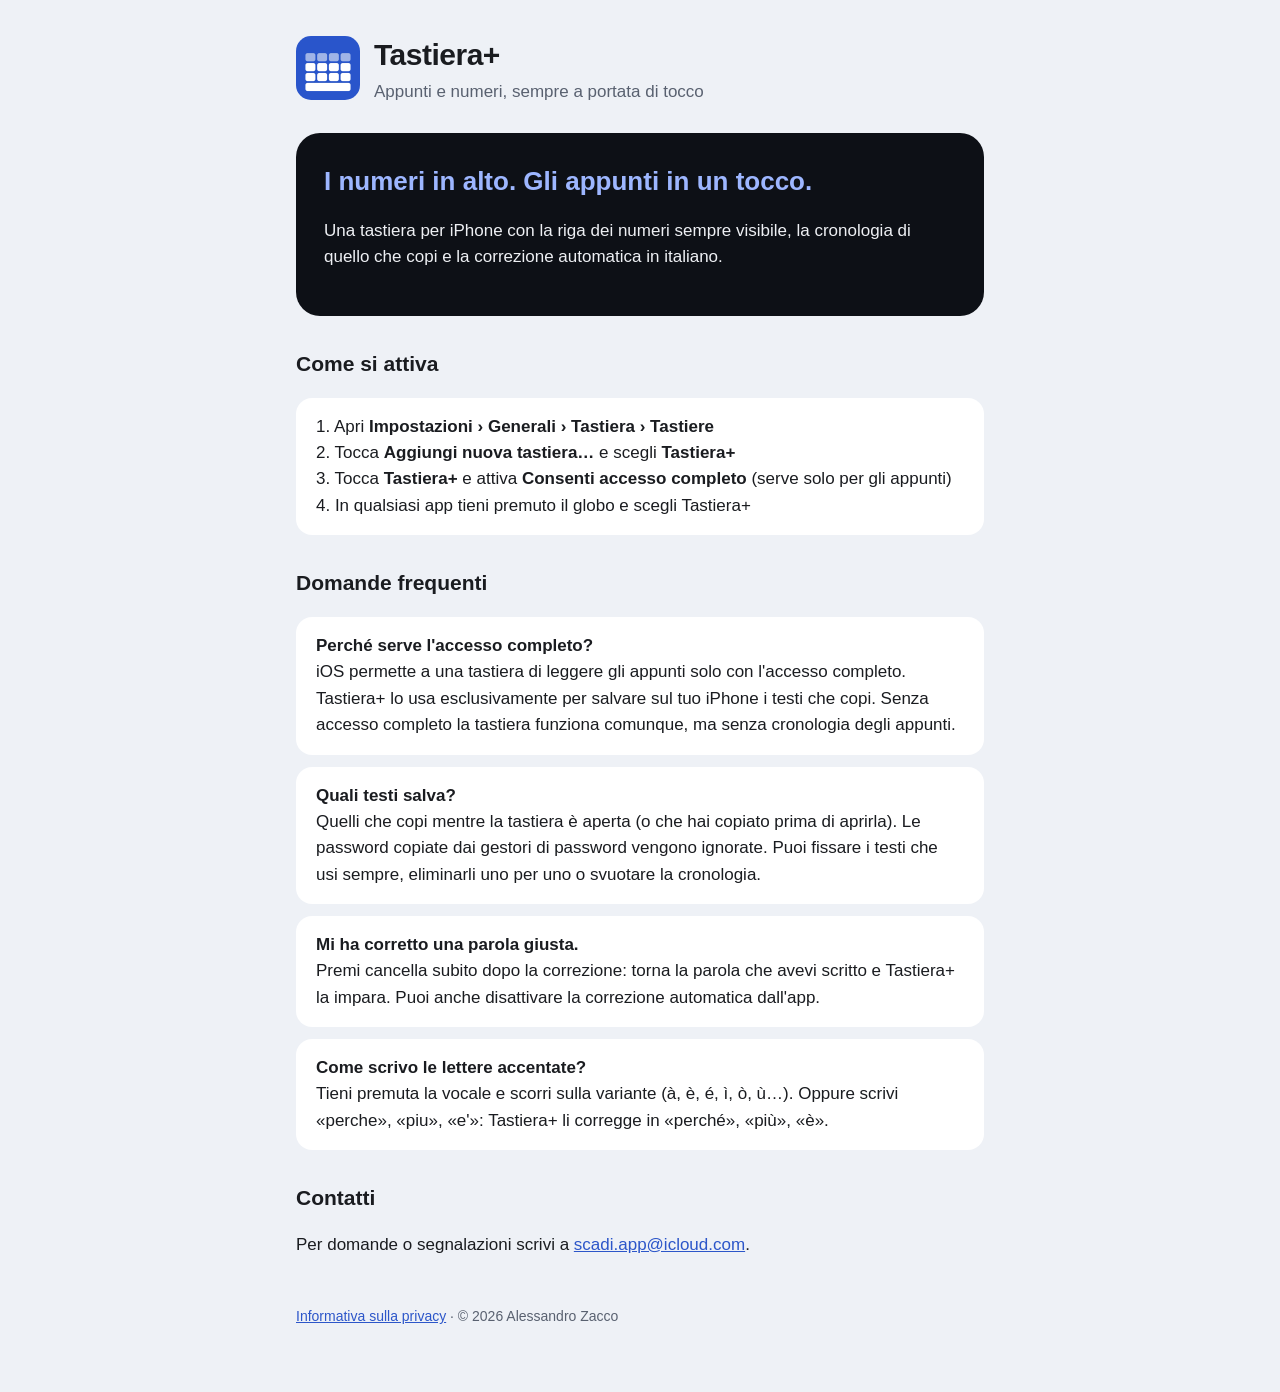
<file: index.html>
<!doctype html>
<html lang="it">
<head>
<meta charset="utf-8"><meta name="viewport" content="width=device-width, initial-scale=1">
<title>Tastiera+ – Appunti e Numeri</title>
<meta name="description" content="Tastiera+ è una tastiera per iPhone con la riga dei numeri sempre in alto, la cronologia degli appunti e la correzione automatica in italiano.">
<link rel="icon" href="icon.png"><link rel="stylesheet" href="style.css">
</head>
<body><main>
<header><img src="icon.png" alt=""><div><h1>Tastiera+</h1><p class="sub">Appunti e numeri, sempre a portata di tocco</p></div></header>

<section class="hero">
  <h2>I numeri in alto. Gli appunti in un tocco.</h2>
  <p>Una tastiera per iPhone con la riga dei numeri sempre visibile, la cronologia di quello che copi e la correzione automatica in italiano.</p>
</section>

<h2>Come si attiva</h2>
<div class="card">1. Apri <strong>Impostazioni › Generali › Tastiera › Tastiere</strong><br>2. Tocca <strong>Aggiungi nuova tastiera…</strong> e scegli <strong>Tastiera+</strong><br>3. Tocca <strong>Tastiera+</strong> e attiva <strong>Consenti accesso completo</strong> (serve solo per gli appunti)<br>4. In qualsiasi app tieni premuto il globo e scegli Tastiera+</div>

<h2>Domande frequenti</h2>
<div class="card"><strong>Perché serve l'accesso completo?</strong><br>iOS permette a una tastiera di leggere gli appunti solo con l'accesso completo. Tastiera+ lo usa esclusivamente per salvare sul tuo iPhone i testi che copi. Senza accesso completo la tastiera funziona comunque, ma senza cronologia degli appunti.</div>
<div class="card"><strong>Quali testi salva?</strong><br>Quelli che copi mentre la tastiera è aperta (o che hai copiato prima di aprirla). Le password copiate dai gestori di password vengono ignorate. Puoi fissare i testi che usi sempre, eliminarli uno per uno o svuotare la cronologia.</div>
<div class="card"><strong>Mi ha corretto una parola giusta.</strong><br>Premi cancella subito dopo la correzione: torna la parola che avevi scritto e Tastiera+ la impara. Puoi anche disattivare la correzione automatica dall'app.</div>
<div class="card"><strong>Come scrivo le lettere accentate?</strong><br>Tieni premuta la vocale e scorri sulla variante (à, è, é, ì, ò, ù…). Oppure scrivi «perche», «piu», «e'»: Tastiera+ li corregge in «perché», «più», «è».</div>

<h2>Contatti</h2>
<p>Per domande o segnalazioni scrivi a <a href="mailto:scadi.app@icloud.com">scadi.app@icloud.com</a>.</p>

<footer><a href="privacy.html">Informativa sulla privacy</a> · © 2026 Alessandro Zacco</footer>
</main></body></html>
</file>
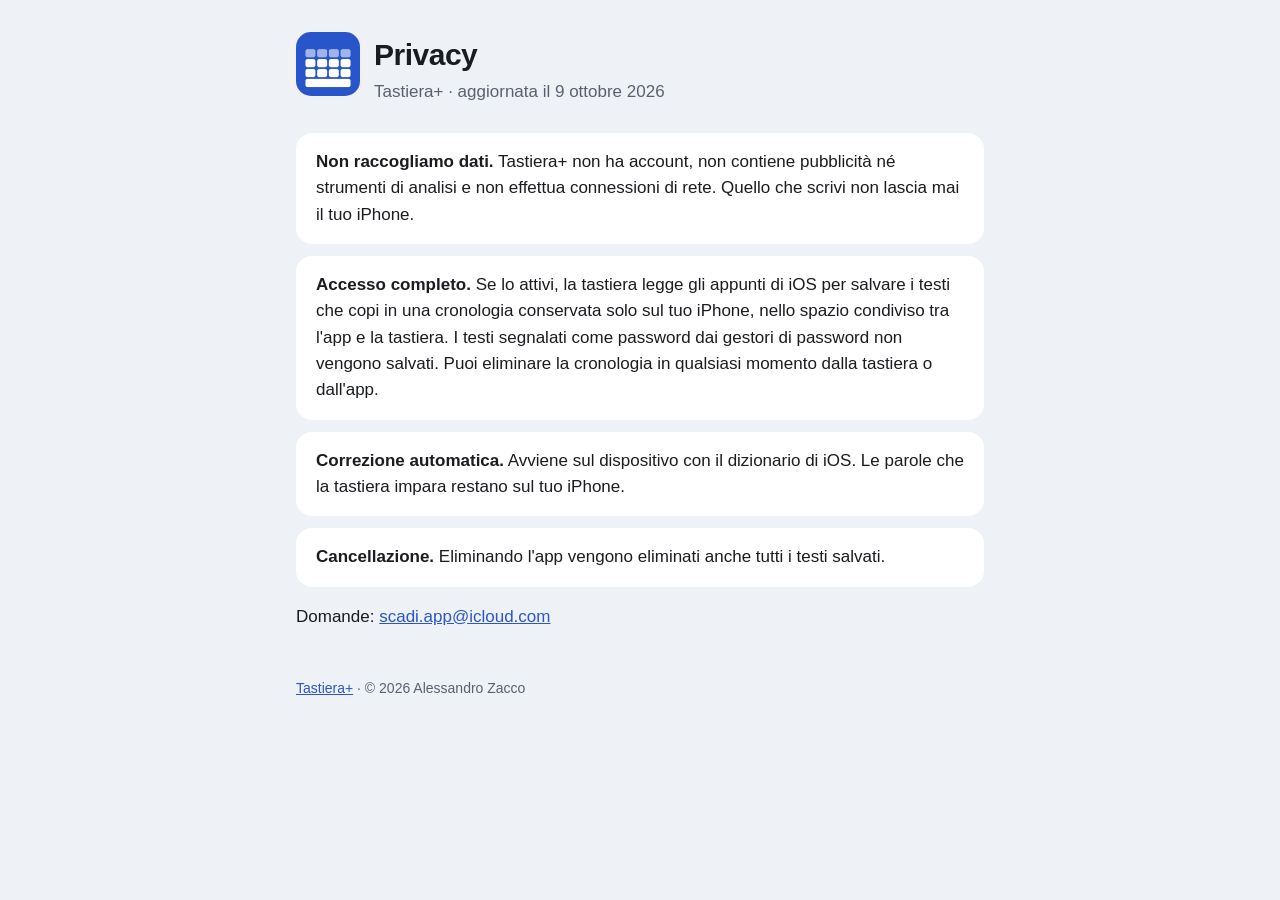
<file: privacy.html>
<!doctype html>
<html lang="it">
<head>
<meta charset="utf-8"><meta name="viewport" content="width=device-width, initial-scale=1">
<title>Privacy – Tastiera+</title>
<link rel="icon" href="icon.png"><link rel="stylesheet" href="style.css">
</head>
<body><main>
<header><a href="./"><img src="icon.png" alt=""></a><div><h1>Privacy</h1><p class="sub">Tastiera+ · aggiornata il 9 ottobre 2026</p></div></header>

<div class="card"><strong>Non raccogliamo dati.</strong> Tastiera+ non ha account, non contiene pubblicità né strumenti di analisi e non effettua connessioni di rete. Quello che scrivi non lascia mai il tuo iPhone.</div>
<div class="card"><strong>Accesso completo.</strong> Se lo attivi, la tastiera legge gli appunti di iOS per salvare i testi che copi in una cronologia conservata solo sul tuo iPhone, nello spazio condiviso tra l'app e la tastiera. I testi segnalati come password dai gestori di password non vengono salvati. Puoi eliminare la cronologia in qualsiasi momento dalla tastiera o dall'app.</div>
<div class="card"><strong>Correzione automatica.</strong> Avviene sul dispositivo con il dizionario di iOS. Le parole che la tastiera impara restano sul tuo iPhone.</div>
<div class="card"><strong>Cancellazione.</strong> Eliminando l'app vengono eliminati anche tutti i testi salvati.</div>

<p>Domande: <a href="mailto:scadi.app@icloud.com">scadi.app@icloud.com</a></p>
<footer><a href="./">Tastiera+</a> · © 2026 Alessandro Zacco</footer>
</main></body></html>
</file>
<file: style.css>
:root { --accent: #2c56c9; --text: #1a1c20; --muted: #596170; --bg: #eef1f6; --card: #ffffff; }
@media (prefers-color-scheme: dark) { :root { --accent: #9db6ff; --text: #eef0f4; --muted: #a7aeba; --bg: #0d1016; --card: #1a1d24; } }
* { box-sizing: border-box; }
body { margin: 0; font: 17px/1.55 -apple-system, BlinkMacSystemFont, "Segoe UI", sans-serif; color: var(--text); background: var(--bg); }
main { max-width: 720px; margin: 0 auto; padding: 32px 16px 64px; }
header { display: flex; align-items: center; gap: 14px; margin-bottom: 28px; }
header img { width: 64px; height: 64px; border-radius: 15px; }
header a { color: inherit; text-decoration: none; }
h1 { font-size: 30px; margin: 0; letter-spacing: -0.5px; } h2 { font-size: 21px; margin-top: 32px; }
.sub { color: var(--muted); margin: 0; }
.hero { background: #0d1016; color: #eef0f4; border-radius: 24px; padding: 28px; margin: 8px 0 28px; }
.hero h2 { margin: 0 0 8px; font-size: 26px; color: #9db6ff; }
.card { background: var(--card); border-radius: 16px; padding: 16px 20px; margin: 12px 0; }
a { color: var(--accent); }
footer { margin-top: 48px; color: var(--muted); font-size: 14px; }
</file>
